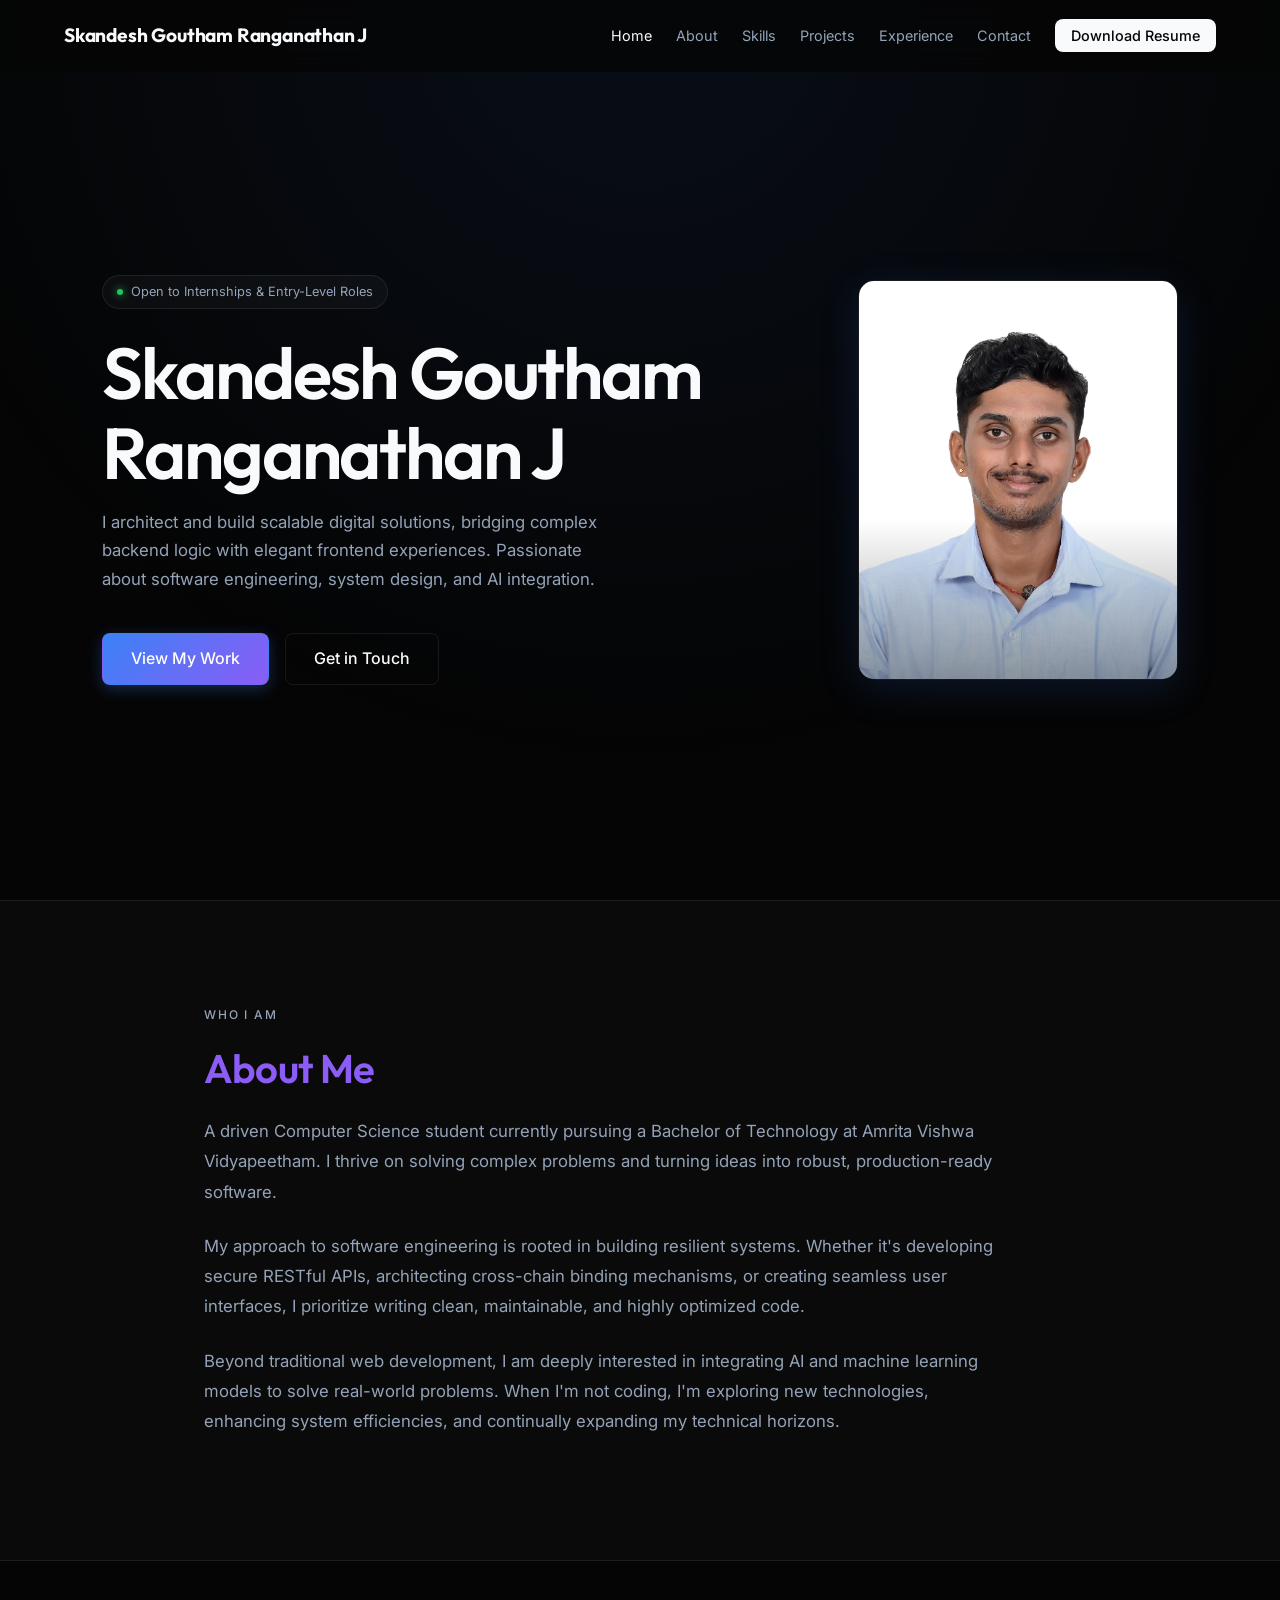
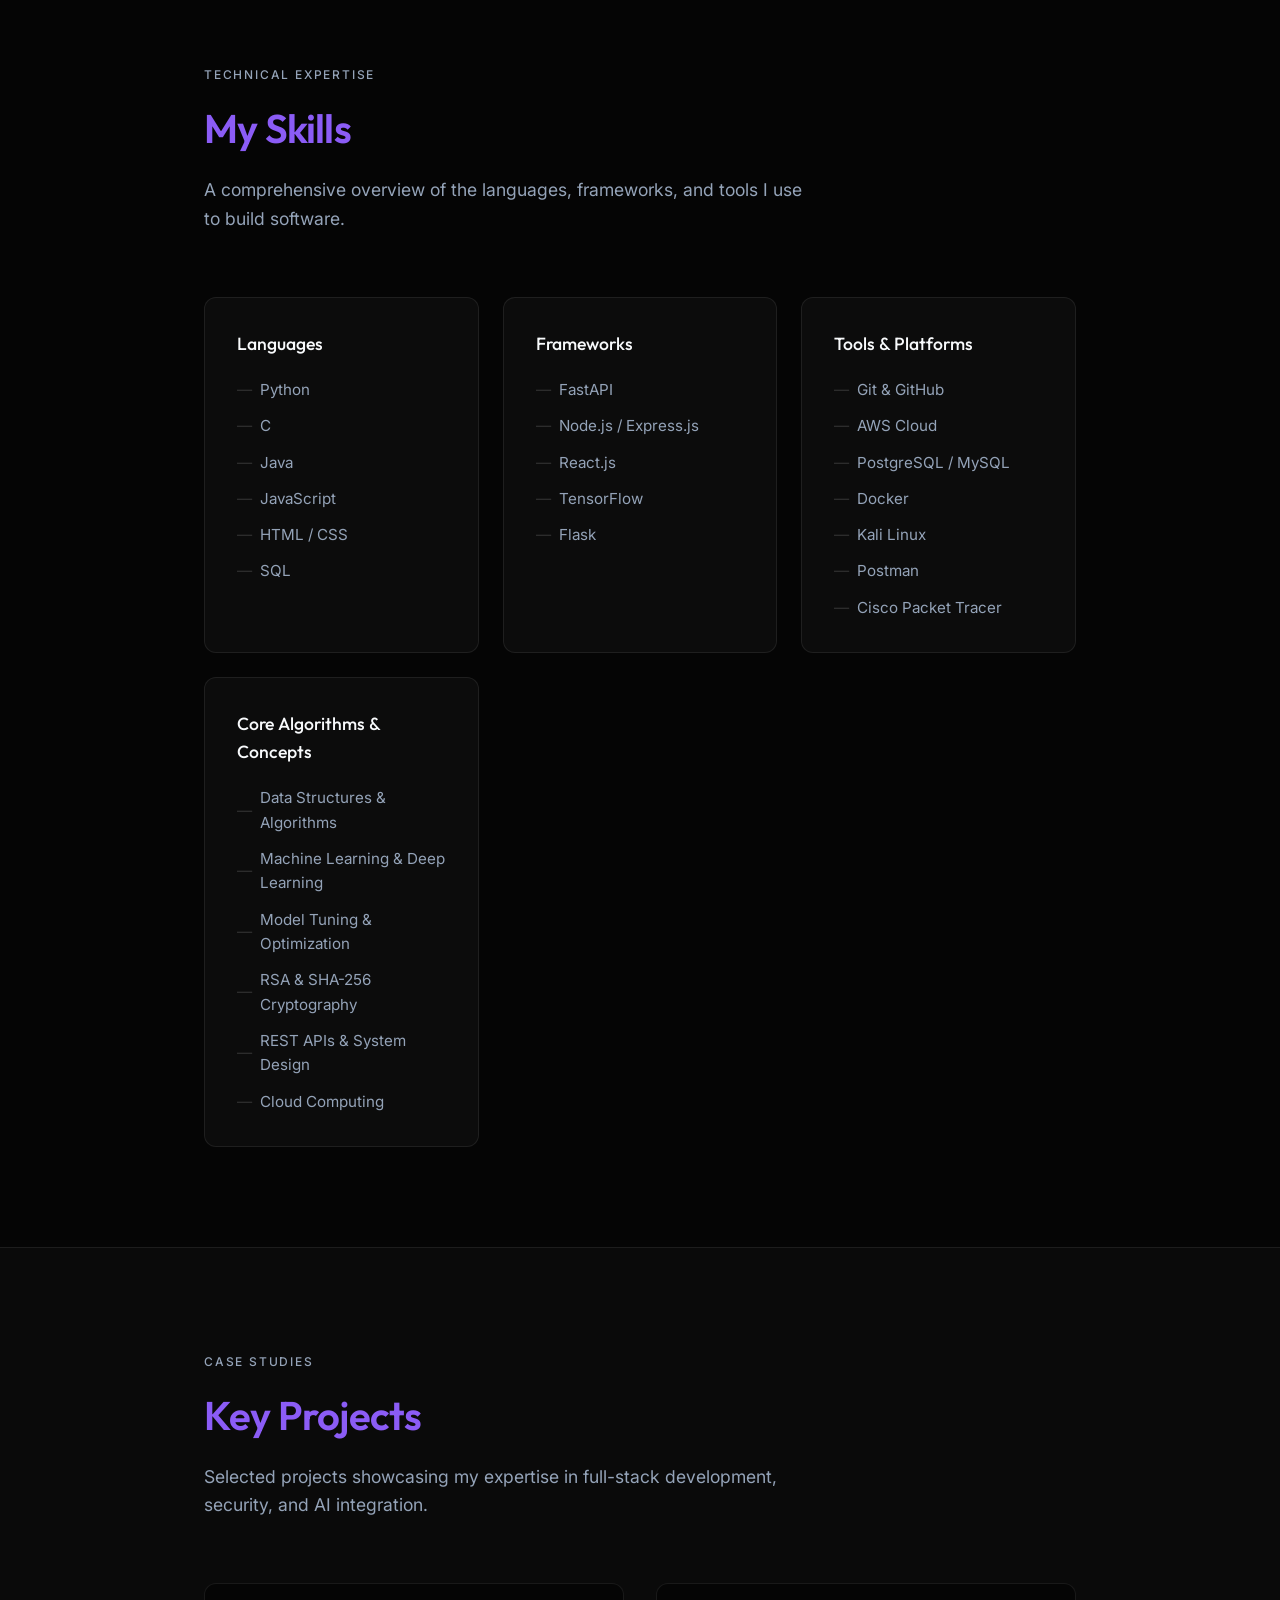
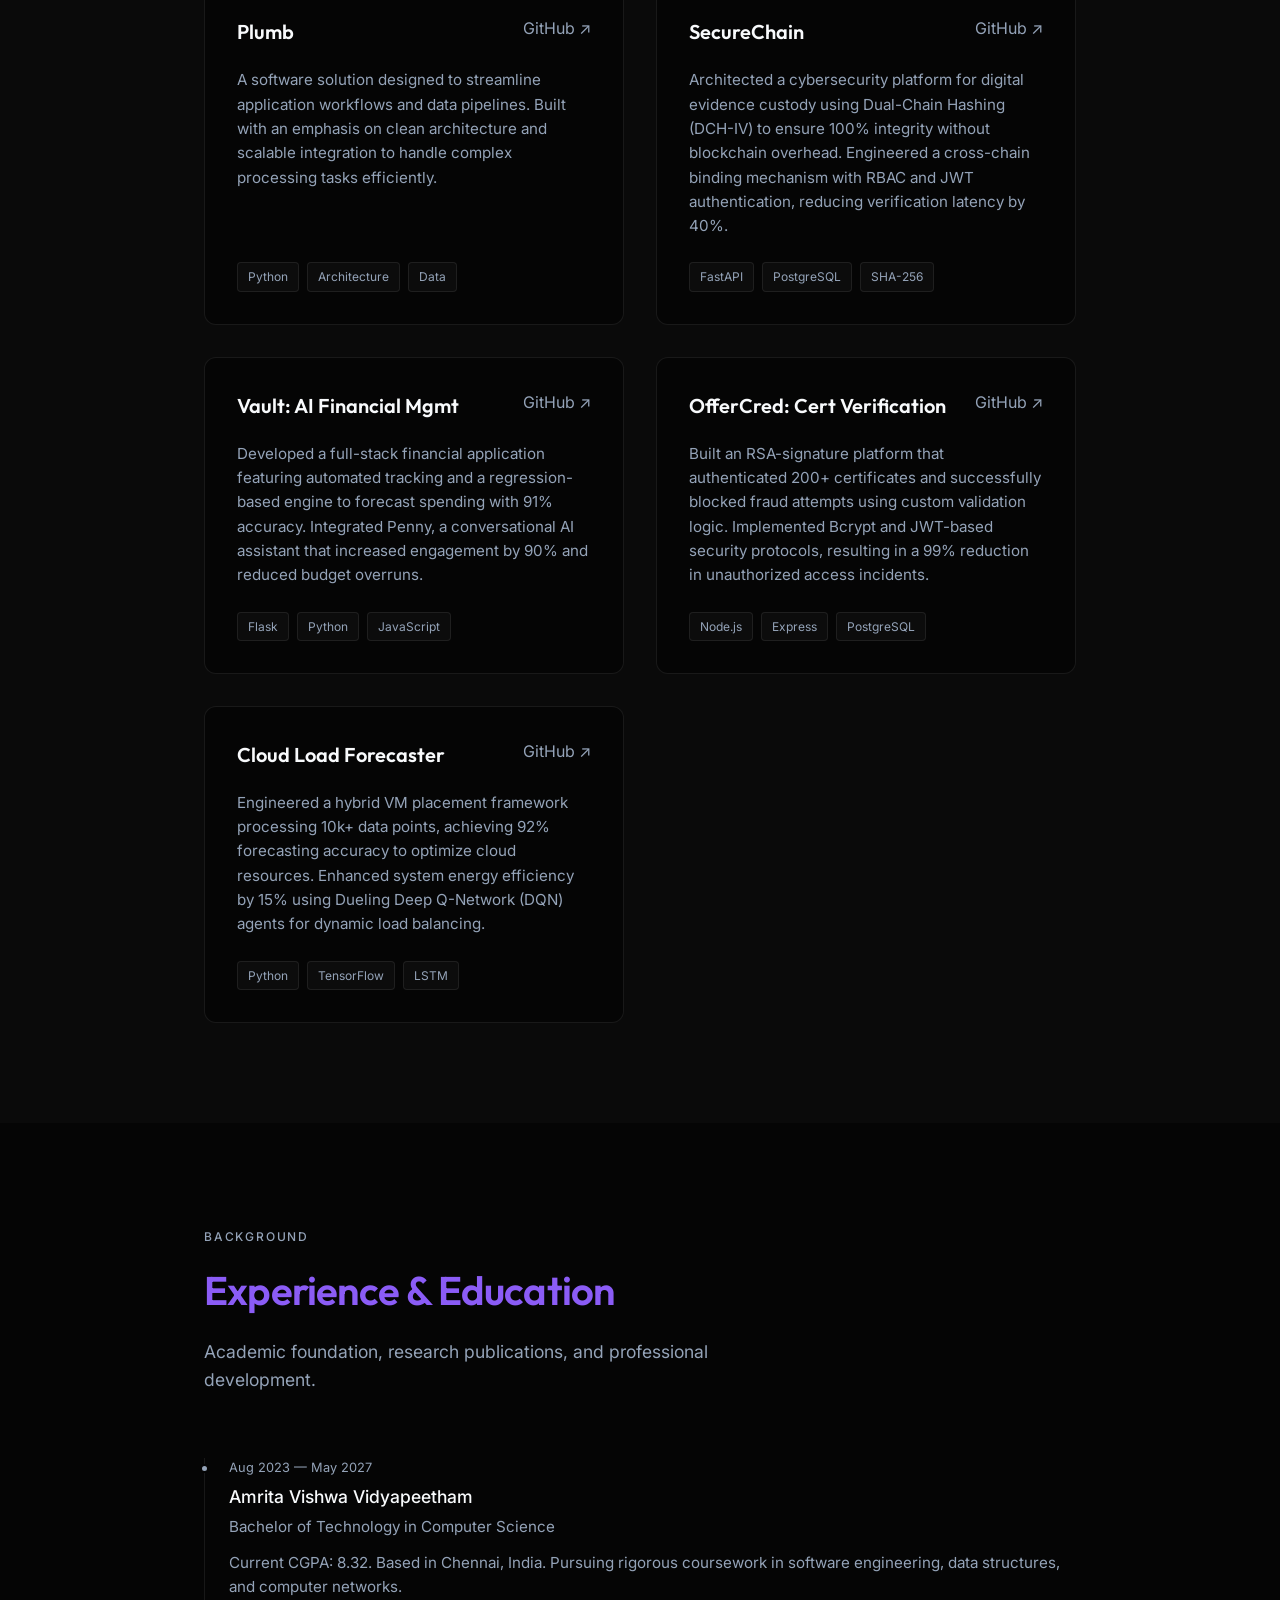
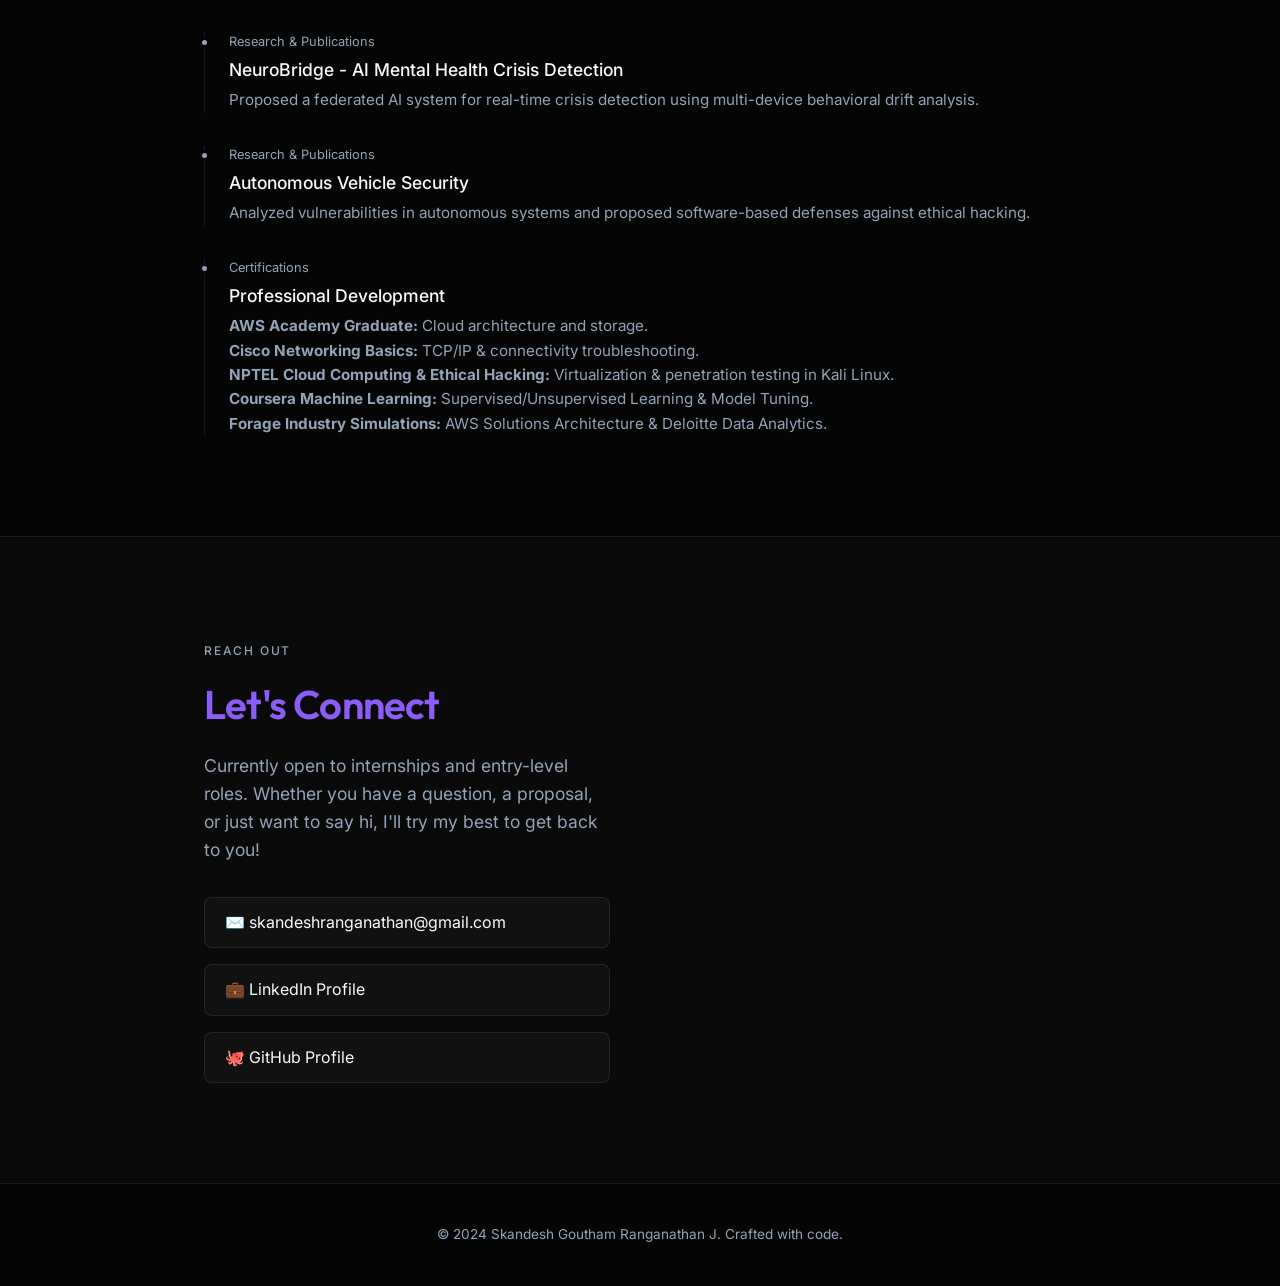
<file: index.html>
<!DOCTYPE html>
<html lang="en">
<head>
  <meta charset="UTF-8" />
  <meta name="viewport" content="width=device-width, initial-scale=1.0" />
  <meta name="description" content="Portfolio of Skandesh Goutham Ranganathan J — Final-Year CS Student" />
  <title>Skandesh</title>
  
  <!-- Favicon updated to profile photo -->
  <link rel="icon" type="image/jpeg" href="Skandesh Goutham Ranganathan.jpeg" />
  
  <link rel="preconnect" href="https://fonts.googleapis.com" />
  <link rel="preconnect" href="https://fonts.gstatic.com" crossorigin />
  <link href="https://fonts.googleapis.com/css2?family=Inter:wght@300;400;500;600&family=Outfit:wght@400;500;600;700&display=swap" rel="stylesheet" />
  
  <link rel="stylesheet" href="style.css" />
</head>
<body>

  <!-- NAVBAR -->
  <nav id="navbar">
    <a href="#hero" class="nav-logo">Skandesh Goutham Ranganathan J</a>
    <ul class="nav-links" id="nav-links">
      <li><a href="#hero" class="active">Home</a></li>
      <li><a href="#about">About</a></li>
      <li><a href="#skills">Skills</a></li>
      <li><a href="#projects">Projects</a></li>
      <li><a href="#experience">Experience</a></li>
      <li><a href="#contact">Contact</a></li>
      <li><a href="Skandesh-Resume.pdf" class="nav-cv-btn" target="_blank">Download Resume</a></li>
    </ul>
    <div class="hamburger" id="hamburger" aria-label="Toggle navigation">
      <span></span><span></span><span></span>
    </div>
  </nav>

  <!-- ===== HERO ===== -->
  <section id="hero">
    <div class="hero-content">
      <div class="hero-status">Open to Internships & Entry-Level Roles</div>
      <h1 class="hero-name reveal">Skandesh Goutham<br>Ranganathan J</h1>
      <p class="hero-description reveal">
        I architect and build scalable digital solutions, bridging complex backend logic with elegant frontend experiences. Passionate about software engineering, system design, and AI integration.
      </p>
      <div class="hero-actions reveal">
        <a href="#projects" class="btn-primary">View My Work</a>
        <a href="#contact" class="btn-outline">Get in Touch</a>
      </div>
    </div>

    <div class="hero-visual">
      <div class="profile-img-container">
        <!-- Replaced with the user's photo -->
        <img src="Skandesh Goutham Ranganathan.jpeg" alt="Skandesh Goutham Ranganathan J" class="profile-img" />
      </div>
    </div>
  </section>

  <!-- ===== ABOUT ===== -->
  <section id="about">
    <div class="section-inner">
      <div class="section-tag">Who I Am</div>
      <h2 class="section-title reveal">About Me</h2>
      
      <div class="about-content reveal">
        <p>
          A driven Computer Science student currently pursuing a Bachelor of Technology at Amrita Vishwa Vidyapeetham. I thrive on solving complex problems and turning ideas into robust, production-ready software.
        </p>
        <p>
          My approach to software engineering is rooted in building resilient systems. Whether it's developing secure RESTful APIs, architecting cross-chain binding mechanisms, or creating seamless user interfaces, I prioritize writing clean, maintainable, and highly optimized code.
        </p>
        <p>
          Beyond traditional web development, I am deeply interested in integrating AI and machine learning models to solve real-world problems. When I'm not coding, I'm exploring new technologies, enhancing system efficiencies, and continually expanding my technical horizons.
        </p>
      </div>
    </div>
  </section>

  <!-- ===== SKILLS ===== -->
  <section id="skills">
    <div class="section-inner">
      <div class="section-tag">Technical Expertise</div>
      <h2 class="section-title reveal">My Skills</h2>
      <p class="section-subtitle reveal">A comprehensive overview of the languages, frameworks, and tools I use to build software.</p>
      
      <div class="skills-grid">
        <div class="skill-category reveal">
          <h3>Languages</h3>
          <div class="skill-list">
            <div class="skill-item">Python</div>
            <div class="skill-item">C</div>
            <div class="skill-item">Java</div>
            <div class="skill-item">JavaScript</div>
            <div class="skill-item">HTML / CSS</div>
            <div class="skill-item">SQL</div>
          </div>
        </div>
        
        <div class="skill-category reveal">
          <h3>Frameworks</h3>
          <div class="skill-list">
            <div class="skill-item">FastAPI</div>
            <div class="skill-item">Node.js / Express.js</div>
            <div class="skill-item">React.js</div>
            <div class="skill-item">TensorFlow</div>
            <div class="skill-item">Flask</div>
          </div>
        </div>
        
        <div class="skill-category reveal">
          <h3>Tools & Platforms</h3>
          <div class="skill-list">
            <div class="skill-item">Git & GitHub</div>
            <div class="skill-item">AWS Cloud</div>
            <div class="skill-item">PostgreSQL / MySQL</div>
            <div class="skill-item">Docker</div>
            <div class="skill-item">Kali Linux</div>
            <div class="skill-item">Postman</div>
            <div class="skill-item">Cisco Packet Tracer</div>
          </div>
        </div>

        <div class="skill-category reveal">
          <h3>Core Algorithms & Concepts</h3>
          <div class="skill-list">
            <div class="skill-item">Data Structures & Algorithms</div>
            <div class="skill-item">Machine Learning & Deep Learning</div>
            <div class="skill-item">Model Tuning & Optimization</div>
            <div class="skill-item">RSA & SHA-256 Cryptography</div>
            <div class="skill-item">REST APIs & System Design</div>
            <div class="skill-item">Cloud Computing</div>
          </div>
        </div>
      </div>
    </div>
  </section>

  <!-- ===== PROJECTS ===== -->
  <section id="projects">
    <div class="section-inner">
      <div class="section-tag">Case Studies</div>
      <h2 class="section-title reveal">Key Projects</h2>
      <p class="section-subtitle reveal">Selected projects showcasing my expertise in full-stack development, security, and AI integration.</p>
      
      <div class="projects-grid">
        <!-- Project 1 (Plumb) -->
        <div class="project-card reveal">
          <div class="project-header">
            <h3 class="project-title">Plumb</h3>
            <div class="project-links">
              <a href="https://github.com/SkandeshRanganathan/plumb" target="_blank" title="View Source">GitHub ↗</a>
            </div>
          </div>
          <p class="project-desc">
            A software solution designed to streamline application workflows and data pipelines. Built with an emphasis on clean architecture and scalable integration to handle complex processing tasks efficiently.
          </p>
          <div class="project-tech">
            <span class="tech-chip">Python</span>
            <span class="tech-chip">Architecture</span>
            <span class="tech-chip">Data</span>
          </div>
        </div>

        <!-- Project 2 (SecureChain) -->
        <div class="project-card reveal">
          <div class="project-header">
            <h3 class="project-title">SecureChain</h3>
            <div class="project-links">
              <a href="https://github.com/SkandeshRanganathan/SecureChain" target="_blank" title="View Source">GitHub ↗</a>
            </div>
          </div>
          <p class="project-desc">
            Architected a cybersecurity platform for digital evidence custody using Dual-Chain Hashing (DCH-IV) to ensure 100% integrity without blockchain overhead. Engineered a cross-chain binding mechanism with RBAC and JWT authentication, reducing verification latency by 40%.
          </p>
          <div class="project-tech">
            <span class="tech-chip">FastAPI</span>
            <span class="tech-chip">PostgreSQL</span>
            <span class="tech-chip">SHA-256</span>
          </div>
        </div>

        <!-- Project 2 -->
        <div class="project-card reveal">
          <div class="project-header">
            <h3 class="project-title">Vault: AI Financial Mgmt</h3>
            <div class="project-links">
              <a href="https://github.com/SkandeshRanganathan/Vault" target="_blank" title="View Source">GitHub ↗</a>
            </div>
          </div>
          <p class="project-desc">
            Developed a full-stack financial application featuring automated tracking and a regression-based engine to forecast spending with 91% accuracy. Integrated Penny, a conversational AI assistant that increased engagement by 90% and reduced budget overruns.
          </p>
          <div class="project-tech">
            <span class="tech-chip">Flask</span>
            <span class="tech-chip">Python</span>
            <span class="tech-chip">JavaScript</span>
          </div>
        </div>

        <!-- Project 3 -->
        <div class="project-card reveal">
          <div class="project-header">
            <h3 class="project-title">OfferCred: Cert Verification</h3>
            <div class="project-links">
              <a href="https://github.com/SkandeshRanganathan/offercred_20999" target="_blank" title="View Source">GitHub ↗</a>
            </div>
          </div>
          <p class="project-desc">
            Built an RSA-signature platform that authenticated 200+ certificates and successfully blocked fraud attempts using custom validation logic. Implemented Bcrypt and JWT-based security protocols, resulting in a 99% reduction in unauthorized access incidents.
          </p>
          <div class="project-tech">
            <span class="tech-chip">Node.js</span>
            <span class="tech-chip">Express</span>
            <span class="tech-chip">PostgreSQL</span>
          </div>
        </div>

        <!-- Project 4 -->
        <div class="project-card reveal">
          <div class="project-header">
            <h3 class="project-title">Cloud Load Forecaster</h3>
            <div class="project-links">
              <a href="https://github.com/SkandeshRanganathan/cloud-load-forecaster" target="_blank" title="View Source">GitHub ↗</a>
            </div>
          </div>
          <p class="project-desc">
            Engineered a hybrid VM placement framework processing 10k+ data points, achieving 92% forecasting accuracy to optimize cloud resources. Enhanced system energy efficiency by 15% using Dueling Deep Q-Network (DQN) agents for dynamic load balancing.
          </p>
          <div class="project-tech">
            <span class="tech-chip">Python</span>
            <span class="tech-chip">TensorFlow</span>
            <span class="tech-chip">LSTM</span>
          </div>
        </div>

      </div>
    </div>
  </section>

  <!-- ===== EXPERIENCE / EDUCATION ===== -->
  <section id="experience">
    <div class="section-inner">
      <div class="section-tag">Background</div>
      <h2 class="section-title reveal">Experience & Education</h2>
      <p class="section-subtitle reveal">Academic foundation, research publications, and professional development.</p>
      
      <div class="timeline">
        
        <div class="timeline-item reveal">
          <div class="timeline-date">Aug 2023 — May 2027</div>
          <div class="timeline-title">Amrita Vishwa Vidyapeetham</div>
          <div class="timeline-subtitle">Bachelor of Technology in Computer Science</div>
          <div class="timeline-desc">
            Current CGPA: 8.32. Based in Chennai, India. Pursuing rigorous coursework in software engineering, data structures, and computer networks.
          </div>
        </div>

        <div class="timeline-item reveal">
          <div class="timeline-date">Research & Publications</div>
          <div class="timeline-title">NeuroBridge - AI Mental Health Crisis Detection</div>
          <div class="timeline-desc">
            Proposed a federated AI system for real-time crisis detection using multi-device behavioral drift analysis.
          </div>
        </div>

        <div class="timeline-item reveal">
          <div class="timeline-date">Research & Publications</div>
          <div class="timeline-title">Autonomous Vehicle Security</div>
          <div class="timeline-desc">
            Analyzed vulnerabilities in autonomous systems and proposed software-based defenses against ethical hacking.
          </div>
        </div>

        <div class="timeline-item reveal">
          <div class="timeline-date">Certifications</div>
          <div class="timeline-title">Professional Development</div>
          <div class="timeline-desc">
            <strong>AWS Academy Graduate:</strong> Cloud architecture and storage.<br>
            <strong>Cisco Networking Basics:</strong> TCP/IP & connectivity troubleshooting.<br>
            <strong>NPTEL Cloud Computing & Ethical Hacking:</strong> Virtualization & penetration testing in Kali Linux.<br>
            <strong>Coursera Machine Learning:</strong> Supervised/Unsupervised Learning & Model Tuning.<br>
            <strong>Forage Industry Simulations:</strong> AWS Solutions Architecture & Deloitte Data Analytics.
          </div>
        </div>

      </div>
    </div>
  </section>

  <!-- ===== CONTACT ===== -->
  <section id="contact">
    <div class="section-inner">
      <div class="section-tag">Reach Out</div>
      <h2 class="section-title reveal">Let's Connect</h2>
      
      <div class="contact-container">
        <div class="contact-info reveal">
          <p class="contact-text">
            Currently open to internships and entry-level roles. Whether you have a question, a proposal, or just want to say hi, I'll try my best to get back to you!
          </p>
          <div class="social-links">
            <a href="mailto:skandeshranganathan@gmail.com" class="social-link">
              ✉️ skandeshranganathan@gmail.com
            </a>
            <a href="https://www.linkedin.com/in/skandeshranganathan/" target="_blank" class="social-link">
              💼 LinkedIn Profile
            </a>
            <a href="https://github.com/SkandeshRanganathan" target="_blank" class="social-link">
              🐙 GitHub Profile
            </a>
          </div>
        </div>
      </div>
    </div>
  </section>

  <!-- FOOTER -->
  <footer>
    <p>© 2024 Skandesh Goutham Ranganathan J. Crafted with code.</p>
  </footer>

  <script src="script.js"></script>
</body>
</html>
</file>
<file: style.css>
/* ===== CSS RESET & VARIABLES ===== */
*, *::before, *::after {
  box-sizing: border-box;
  margin: 0;
  padding: 0;
}

:root {
  --bg-primary: #050505;
  --bg-secondary: #0a0a0a;
  --bg-card: rgba(255, 255, 255, 0.03);
  --bg-card-hover: rgba(255, 255, 255, 0.05);
  --border: rgba(255, 255, 255, 0.08);
  --border-hover: rgba(255, 255, 255, 0.15);
  
  --accent-primary: #3b82f6;
  --accent-highlight: #8b5cf6;
  --text-primary: #f8fafc;
  --text-muted: #94a3b8;
  
  --font-heading: 'Outfit', 'Inter', sans-serif;
  --font-body: 'Inter', sans-serif;
  
  --radius-sm: 8px;
  --radius-md: 12px;
  --radius-lg: 16px;
  --radius-xl: 24px;
  
  --transition: 0.3s cubic-bezier(0.4, 0, 0.2, 1);
}

html {
  scroll-behavior: smooth;
  scroll-padding-top: 80px;
}

body {
  font-family: var(--font-body);
  background-color: var(--bg-primary);
  color: var(--text-primary);
  overflow-x: hidden;
  line-height: 1.6;
  -webkit-font-smoothing: antialiased;
  -moz-osx-font-smoothing: grayscale;
}

/* ===== ANIMATED BACKGROUND ===== */
body::before {
  content: '';
  position: fixed;
  inset: 0;
  background: radial-gradient(circle at 50% 0%, rgba(59, 130, 246, 0.08) 0%, transparent 70%);
  pointer-events: none;
  z-index: 0;
}

/* ===== UTILITIES ===== */
.section-inner {
  max-width: 1000px;
  margin: 0 auto;
  padding: 100px 5%;
}

.section-tag {
  display: inline-block;
  font-size: 0.75rem;
  font-weight: 500;
  color: var(--text-muted);
  letter-spacing: 0.15em;
  text-transform: uppercase;
  margin-bottom: 12px;
}

.section-title {
  font-family: var(--font-heading);
  font-size: clamp(2rem, 4vw, 2.5rem);
  font-weight: 600;
  letter-spacing: -0.02em;
  margin-bottom: 16px;
  color: var(--accent-highlight);
}

.section-subtitle {
  color: var(--text-muted);
  font-size: 1.1rem;
  max-width: 600px;
  line-height: 1.6;
  margin-bottom: 64px;
}

.reveal {
  opacity: 0;
  transform: translateY(20px);
  transition: opacity 0.8s ease, transform 0.8s ease;
}

.reveal.visible {
  opacity: 1;
  transform: translateY(0);
}

/* ===== NAVBAR ===== */
#navbar {
  position: fixed;
  top: 0; left: 0; right: 0;
  z-index: 1000;
  padding: 0 5%;
  height: 72px;
  display: flex;
  align-items: center;
  justify-content: space-between;
  background: rgba(5, 5, 5, 0.8);
  backdrop-filter: blur(12px);
  border-bottom: 1px solid transparent;
  transition: var(--transition);
}

#navbar.scrolled {
  border-bottom: 1px solid var(--border);
}

.nav-logo {
  font-family: var(--font-heading);
  font-size: 1.2rem;
  font-weight: 700;
  color: var(--text-primary);
  letter-spacing: -0.01em;
  text-decoration: none;
}

.nav-links {
  display: flex;
  gap: 24px;
  list-style: none;
  align-items: center;
}

.nav-links a {
  text-decoration: none;
  color: var(--text-muted);
  font-size: 0.9rem;
  font-weight: 400;
  transition: var(--transition);
}

.nav-links a:hover, .nav-links a.active {
  color: var(--text-primary);
}

.nav-cv-btn {
  padding: 8px 16px;
  border-radius: var(--radius-sm);
  background: var(--text-primary);
  color: var(--bg-primary) !important;
  font-weight: 500 !important;
}

.nav-cv-btn:hover {
  background: var(--accent-primary);
  transform: translateY(-1px);
}

.hamburger {
  display: none;
  flex-direction: column;
  gap: 5px;
  cursor: pointer;
}

.hamburger span {
  width: 24px;
  height: 2px;
  background: var(--text-primary);
  transition: var(--transition);
}

/* ===== HERO SECTION ===== */
#hero {
  min-height: 100vh;
  display: flex;
  align-items: center;
  justify-content: space-between;
  padding: 120px 8% 60px;
  position: relative;
  z-index: 1;
}

.hero-content {
  flex: 1;
  max-width: 600px;
}

.hero-status {
  display: inline-flex;
  align-items: center;
  gap: 8px;
  padding: 6px 14px;
  border-radius: 50px;
  border: 1px solid var(--border);
  background: var(--bg-card);
  font-size: 0.8rem;
  color: var(--text-muted);
  margin-bottom: 24px;
}

.hero-status::before {
  content: '';
  width: 6px; height: 6px;
  background: #22c55e;
  border-radius: 50%;
  box-shadow: 0 0 8px #22c55e;
}

.hero-name {
  font-family: var(--font-heading);
  font-size: clamp(2.5rem, 6vw, 4.5rem);
  font-weight: 600;
  line-height: 1.1;
  letter-spacing: -0.03em;
  margin-bottom: 16px;
}

.hero-title {
  font-size: clamp(1.1rem, 2vw, 1.4rem);
  color: var(--text-muted);
  font-weight: 300;
  margin-bottom: 24px;
}

.hero-description {
  font-size: 1.05rem;
  color: var(--text-muted);
  line-height: 1.7;
  max-width: 500px;
  margin-bottom: 40px;
}

.hero-actions {
  display: flex;
  gap: 16px;
}

.btn-primary {
  padding: 12px 28px;
  background: linear-gradient(135deg, var(--accent-primary), var(--accent-highlight));
  color: #ffffff;
  font-weight: 500;
  border-radius: var(--radius-sm);
  text-decoration: none;
  transition: var(--transition);
  border: 1px solid transparent;
  box-shadow: 0 4px 15px rgba(59, 130, 246, 0.3);
}

.btn-primary:hover {
  transform: translateY(-2px);
  box-shadow: 0 8px 25px rgba(59, 130, 246, 0.5);
}

.btn-outline {
  padding: 12px 28px;
  background: transparent;
  color: var(--text-primary);
  font-weight: 500;
  border-radius: var(--radius-sm);
  text-decoration: none;
  border: 1px solid var(--border);
  transition: var(--transition);
}

.btn-outline:hover {
  border-color: var(--border-hover);
  background: var(--bg-card);
}

.hero-visual {
  flex-shrink: 0;
  animation: fadeInRight 1s ease both;
}

.profile-img-container {
  width: 320px;
  height: 400px;
  border-radius: var(--radius-lg);
  overflow: hidden;
  position: relative;
  border: 1px solid var(--border);
  animation: floatProfile 6s ease-in-out infinite;
  box-shadow: 0 10px 40px rgba(59, 130, 246, 0.15);
}

@keyframes floatProfile {
  0% { transform: translateY(0px); }
  50% { transform: translateY(-12px); }
  100% { transform: translateY(0px); }
}

.profile-img-container::after {
  content: '';
  position: absolute;
  inset: 0;
  background: linear-gradient(to top, rgba(5,5,5,0.4) 0%, transparent 40%);
}

.profile-img {
  width: 100%;
  height: 100%;
  object-fit: cover;
  filter: grayscale(20%) contrast(110%);
  transition: var(--transition);
}

.profile-img-container:hover .profile-img {
  filter: grayscale(0%) contrast(100%);
  transform: scale(1.02);
}

/* ===== ABOUT SECTION ===== */
#about {
  background: var(--bg-secondary);
  border-top: 1px solid var(--border);
  border-bottom: 1px solid var(--border);
  position: relative;
  z-index: 1;
}

.about-content {
  font-size: 1.05rem;
  color: var(--text-muted);
  line-height: 1.8;
  max-width: 800px;
}

.about-content p {
  margin-bottom: 24px;
}

/* ===== SKILLS SECTION ===== */
#skills {
  position: relative;
  z-index: 1;
}

.skills-grid {
  display: grid;
  grid-template-columns: repeat(auto-fit, minmax(240px, 1fr));
  gap: 24px;
}

.skill-category {
  padding: 32px;
  background: var(--bg-card);
  border: 1px solid var(--border);
  border-radius: var(--radius-md);
  transition: var(--transition);
}

.skill-category:hover {
  border-color: var(--accent-primary);
  background: var(--bg-card-hover);
  transform: translateY(-4px);
  box-shadow: 0 8px 30px rgba(59, 130, 246, 0.1);
}

.skill-category h3 {
  font-family: var(--font-heading);
  font-size: 1.1rem;
  font-weight: 500;
  margin-bottom: 20px;
  color: var(--text-primary);
}

.skill-list {
  display: flex;
  flex-direction: column;
  gap: 12px;
}

.skill-item {
  color: var(--text-muted);
  font-size: 0.95rem;
  display: flex;
  align-items: center;
  gap: 8px;
}

.skill-item::before {
  content: '—';
  color: var(--border-hover);
}

/* ===== PROJECTS SECTION ===== */
#projects {
  background: var(--bg-secondary);
  border-top: 1px solid var(--border);
  position: relative;
  z-index: 1;
}

.projects-grid {
  display: grid;
  grid-template-columns: repeat(auto-fit, minmax(320px, 1fr));
  gap: 32px;
}

.project-card {
  background: var(--bg-primary);
  border: 1px solid var(--border);
  border-radius: var(--radius-md);
  padding: 32px;
  display: flex;
  flex-direction: column;
  transition: var(--transition);
}

.project-card:hover {
  border-color: var(--accent-primary);
  transform: translateY(-6px);
  box-shadow: 0 12px 40px rgba(59, 130, 246, 0.15);
}

.project-header {
  display: flex;
  justify-content: space-between;
  align-items: flex-start;
  margin-bottom: 20px;
}

.project-title {
  font-family: var(--font-heading);
  font-size: 1.25rem;
  font-weight: 600;
}

.project-links a {
  color: var(--text-muted);
  text-decoration: none;
  transition: var(--transition);
}

.project-links a:hover {
  color: var(--text-primary);
}

.project-desc {
  color: var(--text-muted);
  font-size: 0.95rem;
  line-height: 1.6;
  margin-bottom: 24px;
  flex: 1;
}

.project-tech {
  display: flex;
  flex-wrap: wrap;
  gap: 8px;
}

.tech-chip {
  font-size: 0.75rem;
  padding: 4px 10px;
  background: var(--bg-card);
  border: 1px solid var(--border);
  border-radius: 4px;
  color: var(--text-muted);
}

/* ===== RESUME / TIMELINE SECTION ===== */
#experience {
  position: relative;
  z-index: 1;
}

.timeline {
  display: flex;
  flex-direction: column;
  gap: 32px;
}

.timeline-item {
  padding-left: 24px;
  border-left: 1px solid var(--border);
  position: relative;
}

.timeline-item::before {
  content: '';
  position: absolute;
  left: -5px;
  top: 6px;
  width: 9px;
  height: 9px;
  border-radius: 50%;
  background: var(--text-muted);
  border: 2px solid var(--bg-primary);
}

.timeline-date {
  font-size: 0.8rem;
  color: var(--text-muted);
  margin-bottom: 4px;
}

.timeline-title {
  font-size: 1.1rem;
  font-weight: 500;
  color: var(--text-primary);
  margin-bottom: 4px;
}

.timeline-subtitle {
  font-size: 0.95rem;
  color: var(--text-muted);
  margin-bottom: 12px;
}

.timeline-desc {
  font-size: 0.95rem;
  color: var(--text-muted);
  line-height: 1.6;
}

/* ===== CONTACT SECTION ===== */
#contact {
  background: var(--bg-secondary);
  border-top: 1px solid var(--border);
  position: relative;
  z-index: 1;
}

.contact-container {
  display: grid;
  grid-template-columns: 1fr 1fr;
  gap: 60px;
}

.contact-text {
  font-size: 1.1rem;
  color: var(--text-muted);
  margin-bottom: 32px;
}

.social-links {
  display: flex;
  flex-direction: column;
  gap: 16px;
}

.social-link {
  display: inline-flex;
  align-items: center;
  gap: 12px;
  color: var(--text-primary);
  text-decoration: none;
  font-size: 1rem;
  padding: 12px 20px;
  border: 1px solid var(--border);
  border-radius: var(--radius-sm);
  background: var(--bg-card);
  transition: var(--transition);
}

.social-link:hover {
  border-color: var(--border-hover);
  background: var(--bg-card-hover);
  transform: translateX(4px);
}

/* ===== FOOTER ===== */
footer {
  text-align: center;
  padding: 40px 5%;
  border-top: 1px solid var(--border);
  color: var(--text-muted);
  font-size: 0.85rem;
  background: var(--bg-primary);
  position: relative;
  z-index: 1;
}

/* ===== RESPONSIVE ===== */
@media (max-width: 900px) {
  #hero {
    flex-direction: column-reverse;
    text-align: center;
    padding-top: 120px;
    gap: 40px;
  }
  .hero-actions { justify-content: center; }
  .hero-description { margin: 0 auto 32px; }
  .profile-img-container { width: 260px; height: 320px; }
  .nav-links {
    display: none;
    position: absolute;
    top: 72px; left: 0; right: 0;
    background: var(--bg-primary);
    flex-direction: column;
    padding: 24px;
    border-bottom: 1px solid var(--border);
  }
  .nav-links.open { display: flex; }
  .hamburger { display: flex; }
  .contact-container { grid-template-columns: 1fr; }
}

@keyframes fadeInRight {
  from { opacity: 0; transform: translateX(20px); }
  to   { opacity: 1; transform: translateX(0); }
}
</file>
